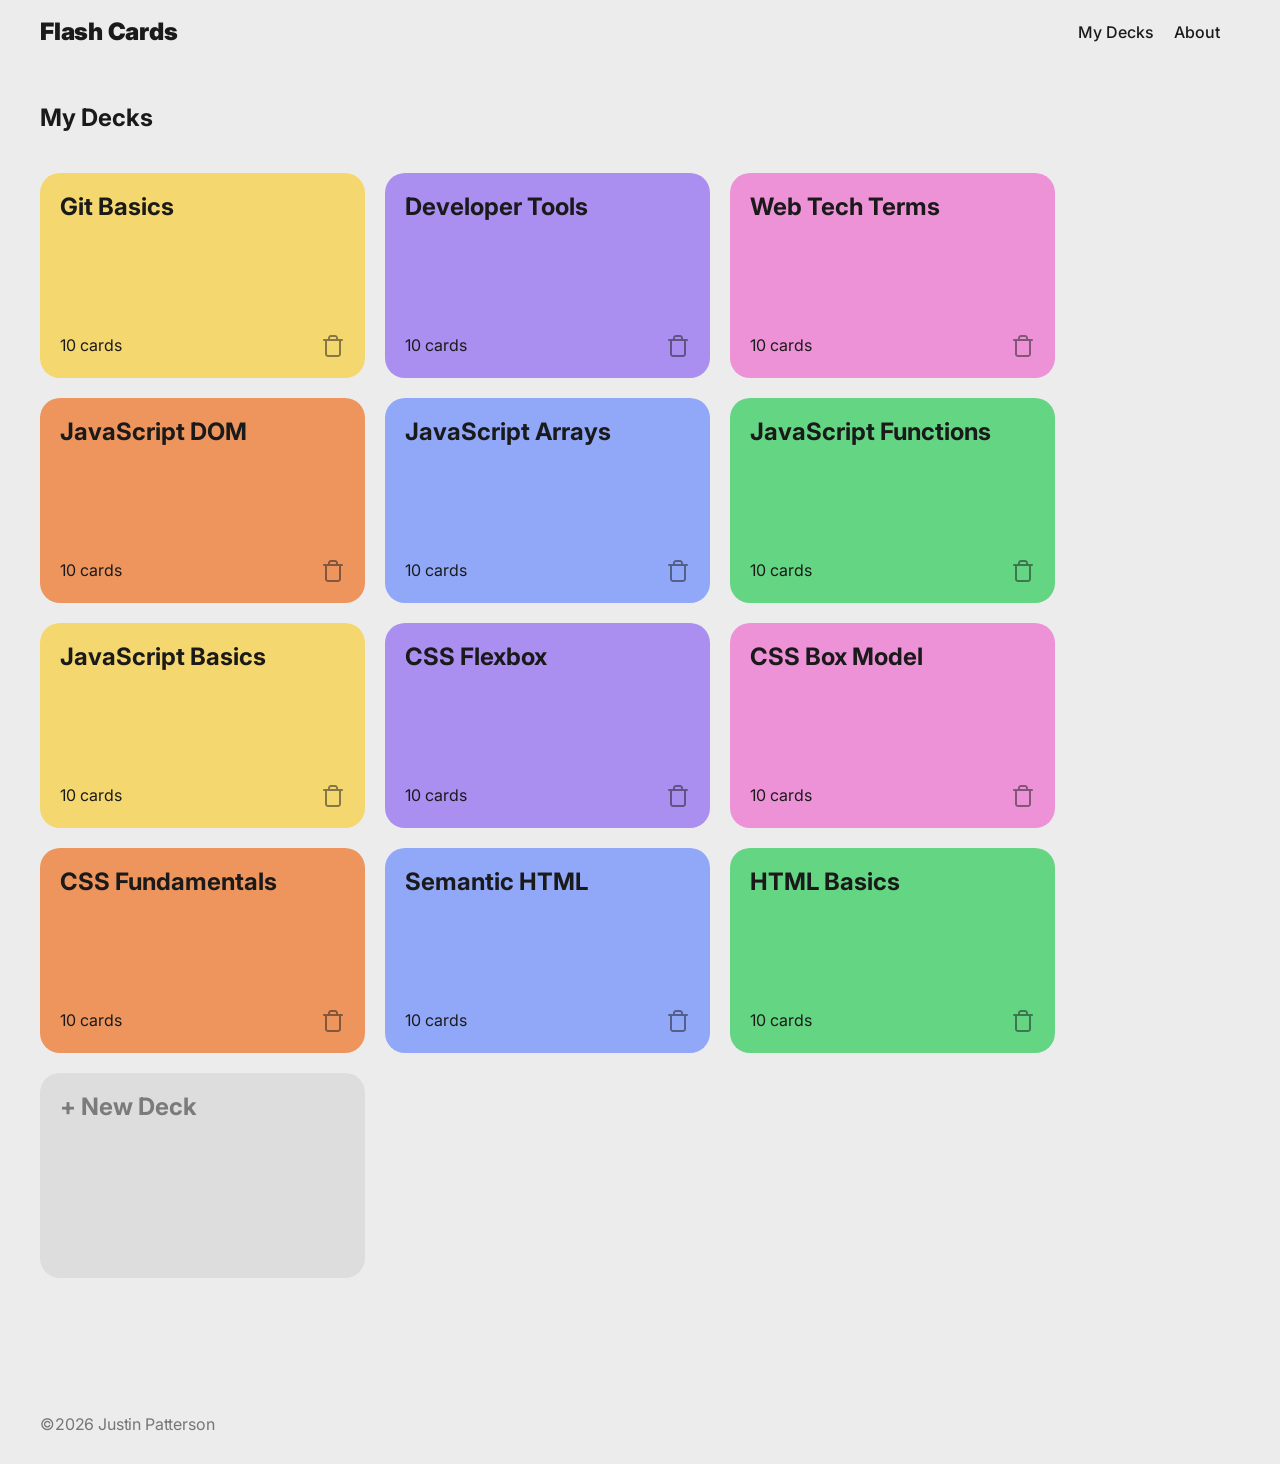
<file: index.html>
<!doctype html>
<html lang="en">
  <head>
    <meta charset="UTF-8" />
    <link rel="icon" type="image/x-icon" href="favicon.ico" />
    <link rel="preconnect" href="https://fonts.googleapis.com" />
    <link rel="preconnect" href="https://fonts.gstatic.com" crossorigin />
    <link
      href="https://fonts.googleapis.com/css2?family=Inter:ital,opsz,wght@0,14..32,100..900;1,14..32,100..900&display=swap"
      rel="stylesheet"
    />
    <meta name="viewport" content="width=device-width, initial-scale=1.0" />
    <meta name="author" content="Justin Patterson" />
    <meta
      name="description"
      content="A studyguide that contains various software engineering concepts, tehcniques, logic, and practices"
    />
    <meta
      name="keywords"
      content="software engineering, study aids, learning materials, flashcards, studyguide, Se Study-Station"
    />
    <title>Study-er</title>
    <link rel="stylesheet" href="./assets/css/index.css" />
  </head>
  <body class="page">
    <header class="header">
      <h1 class="header__title">
        <a href="#" class="header__link">Flash Cards</a>
      </h1>
      <nav class="nav">
        <ul class="nav__links">
          <li><a href="#home" class="nav__link">My Decks</a></li>
          <li><a href="#home" class="nav__link">About</a></li>
          <li></li>
        </ul>
      </nav>
    </header>

    <main class="page__main-content">
      <section id="home" class="gallery">
        <h2 class="gallery__title">My Decks</h2>
        <div class="wrapping-row">
          <ul class="gallery__list wrapping-row__display-contents"></ul>
          <button
            type="button"
            class="gallery__new-deck-btn"
            aria-label="Add new card deck"
          >
            + New Deck
          </button>
        </div>
      </section>
      <section id="deck-view" class="gallery">
        <div class="gallery__deck-wrap">
          <h2 class="gallery__title"></h2>
          <button type="button" class="gallery__practice-btn">
            <img src="./assets/images/Button.png" alt="Practice" />
          </button>
        </div>
        <div class="wrapping-row">
          <ul class="gallery__list wrapping-row__display-contents"></ul>
          <button
            type="button"
            class="gallery__new-card-btn"
            aria-label="Add new flashcard"
          >
            + New Card
          </button>
        </div>
      </section>
      <section id="carousel" class="carousel">
        <h2 class="carousel__title"></h2>

        <div class="carousel__row">
          <button
            type="button"
            class="carousel__btn carousel__btn_type_left"
            aria-label="Previous card"
          ></button>
          <div class="carousel__card">
            <p class="carousel__card-text"></p>
          </div>
          <button
            type="button"
            class="carousel__btn carousel__btn_type_right"
            aria-label="Next card"
          ></button>
        </div>
        <button
          type="button"
          class="carousel__btn carousel__btn_type_flip"
          aria-label="Flip card"
        ></button>
      </section>
      <section id="not-found" class="not-found">
        <h2 class="not-found__status-code">404 Not Found</h2>
        <p class="not-found__text">
          The page you requested could not be found. Sorry.
        </p>
        <a href="#home" class="not-found__link">Return to My Decks</a>
      </section>
    </main>
    <footer class="footer">
      <p class="footer__text">&copy;2026 Justin Patterson</p>
    </footer>
    <template id="card-template">
      <li class="card card_color_green">
        <h3 class="card__title"></h3>

        <div class="card__row">
          <p class="card__count"></p>

          <button
            type="button"
            class="card__delete-btn"
            aria-label="Delete Basic HTML Tags deck"
          ></button>
          <a class="card__link" href="#"></a>
        </div>
      </li>
    </template>

    <template id="flashcard-template">
      <li class="card">
        <h3 class="card__title"></h3>
        <div class="card__row">
          <button
            type="button"
            aria-label="Flip card"
            class="card__flip"
          ></button>
          <button
            type="button"
            aria-label="Delete card"
            class="card__delete-btn"
          ></button>
        </div>
      </li>
    </template>

    <script type="module" src="./assets/js/index.js"></script>
  </body>
</html>
</file>
<file: assets/css/index.css>
@import url("../vendor/normalize.css");
@import url("./page.css");
@import url("./button.css");
@import url("./header.css");
@import url("./nav.css");
@import url("./gallery.css");
@import url("./card.css");
@import url("./wrapping-row.css");
@import url("./carousel.css");
@import url("./not-found.css");
@import url("./footer.css");
</file>
